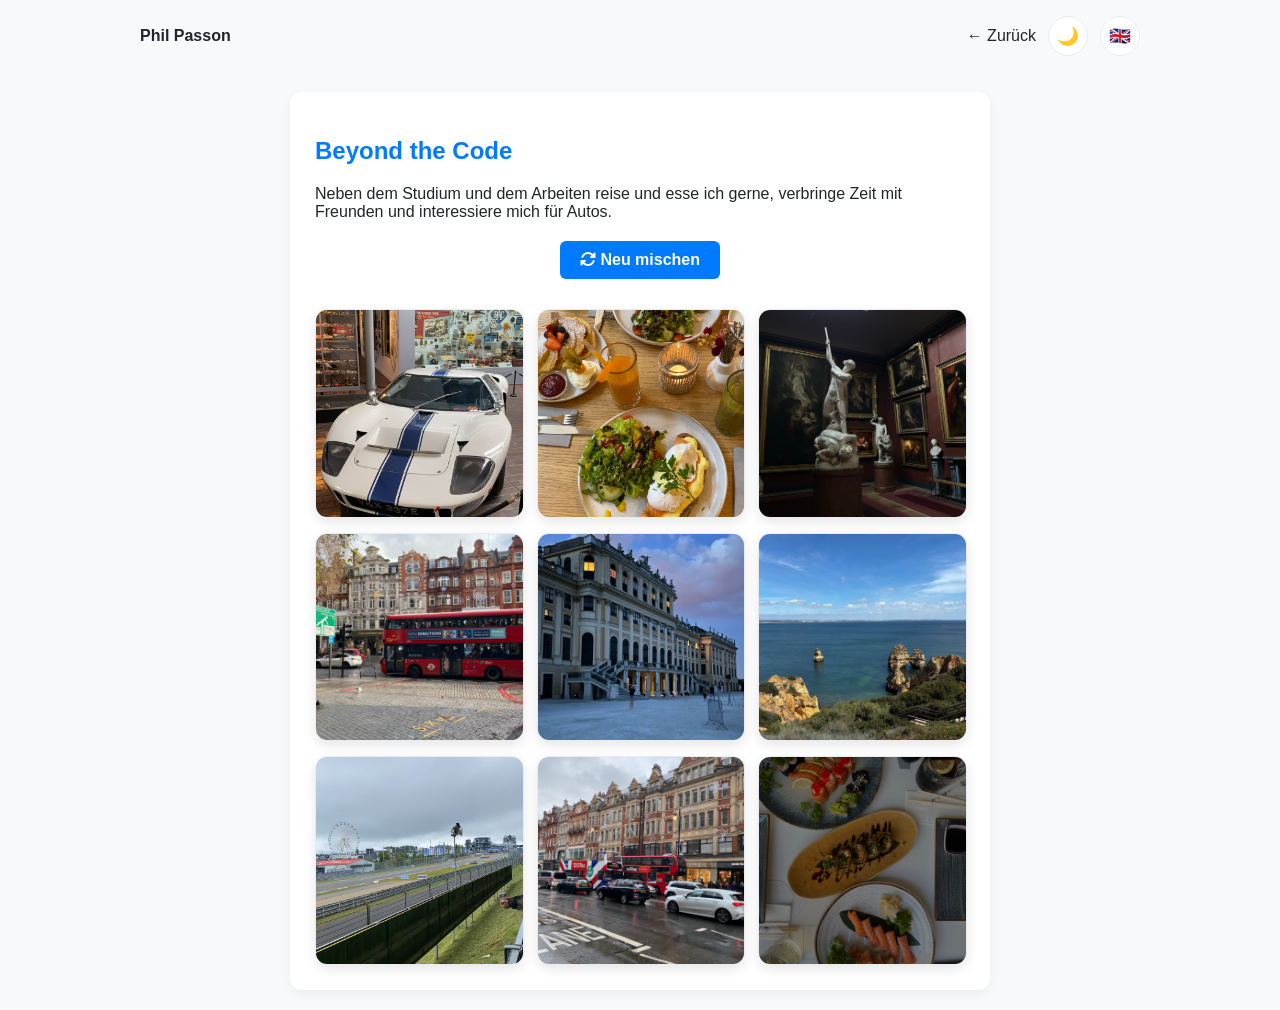
<file: personal.html>
<!DOCTYPE html>
<html lang="de">
<head>
    <meta charset="UTF-8">
    <meta name="viewport" content="width=device-width, initial-scale=1.0">
    <link rel="icon" type="image/png" href="./favicon.png">
    <link rel="apple-touch-icon" href="./favicon.png">
    <link rel="stylesheet" href="https://cdnjs.cloudflare.com/ajax/libs/font-awesome/6.5.1/css/all.min.css">
    <link rel="stylesheet" href="./style.css">
    <title>About Phil | Beyond the Code</title>
    <script>
        (function() {
            const savedTheme = localStorage.getItem('theme') || 'light';
            if (savedTheme === 'dark') {
                document.documentElement.setAttribute('data-theme', 'dark');
            }
        })();
    </script>
</head>
<body>
<header>
    <nav>
        <a href="index.html" class="logo" style="text-decoration: none; color: inherit;">Phil Passon</a>
        <ul class="nav-links">
            <li><a href="index.html" data-en="← Back" data-de="← Zurück">← Zurück</a></li>
            <li><button id="theme-toggle">🌙</button></li>
            <li><button id="lang-toggle">🇬🇧</button></li>
        </ul>
    </nav>
</header>
<main>
    <section>
        <h1 id="page-title" data-en="Beyond the Code" data-de="Beyond the Code">Beyond the Code</h1>
        <p id="personal-desc"
           data-en="Besides studying and working, I enjoy traveling and eating, spending time with friends, and I am interested in cars."
           data-de="Neben dem Studium und dem Arbeiten reise und esse ich gerne, verbringe Zeit mit Freunden und interessiere mich für Autos.">
            Neben dem Studium und dem Arbeiten reise und esse ich gerne, verbringe Zeit mit Freunden und interessiere mich für Autos.
        </p>
        <div style="text-align: center; margin: 20px 0;">
            <button id="reshuffle-btn" class="btn">
                <i class="fas fa-sync-alt"></i> <span data-en="New Selection" data-de="Neu mischen">Neu mischen</span>
            </button>
        </div>
        <div class="image-gallery" id="gallery"></div>
    </section>
</main>
<script src="./script.js"></script>
</body>
</html>
</file>
<file: style.css>
/* --- BASIS & THEMES --- */
:root {
    --bg-color: #f8f9fa;
    --text-color: #212529;
    --card-bg: #ffffff;
    --border-color: #e9ecef;
    --primary: #007bff;
}

[data-theme="dark"] {
    --bg-color: #121212;
    --text-color: #e0e0e0;
    --card-bg: #1e1e1e;
    --border-color: #333333;
}

html[data-theme="dark"] { background-color: #121212; }
html[data-theme="light"] { background-color: #f8f9fa; }

body {
    margin: 0;
    font-family: 'Inter', sans-serif;
    background-color: var(--bg-color);
    color: var(--text-color);
    transition: background-color 0.3s, color 0.3s;
}

/* --- NAVIGATION --- */
nav {
    max-width: 1000px;
    margin: 0 auto;
    display: flex;
    justify-content: space-between;
    padding: 1rem 20px;
    align-items: center;
    flex-wrap: nowrap;
}

.logo {
    font-weight: bold;
    white-space: nowrap;
    margin-right: 10px;
}

.nav-links {
    display: flex;
    list-style: none;
    gap: 12px;
    align-items: center;
    margin: 0;
    padding: 0;
}

.nav-links li a {
    text-decoration: none;
    color: var(--text-color);
    white-space: nowrap;
}

#theme-toggle, #lang-toggle {
    width: 40px;
    height: 40px;
    border-radius: 50%;
    border: 1px solid var(--border-color);
    background: var(--card-bg);
    cursor: pointer;
    color: var(--text-color);
    font-size: 1.1rem;
    flex-shrink: 0;
}

/* --- LAYOUT & SEKTIONEN --- */
.hero {
    background: linear-gradient(135deg, #007bff, #0056b3);
    color: white;
    text-align: center;
    padding: 60px 20px;
    margin: 0 auto;
    max-width: 700px;
}

section {
    max-width: 700px;
    margin: 20px auto;
    padding: 25px;
    background: var(--card-bg);
    border-radius: 12px;
    box-shadow: 0 4px 12px rgba(0,0,0,0.05);
    width: calc(100% - 40px);
    box-sizing: border-box;
}

h1, main section h1 {
    color: var(--primary);
    margin-bottom: 20px;
}

.hero h1 {
    color: white !important;
    margin: 0;
}

h3 {
    margin: 0;
    color: var(--primary);
    display: flex;
    align-items: center;
}

h3 i {
    margin-right: 12px;
    font-size: 0.9em;
    opacity: 0.8;
}

/* --- TECH STACK --- */
.tech-stack {
    display: grid;
    grid-template-columns: repeat(auto-fit, minmax(110px, 1fr));
    gap: 20px;
    justify-content: center;
    margin-top: 30px;
}

.tech-item {
    display: flex;
    flex-direction: column;
    align-items: center;
    justify-content: flex-start;
}

.tech-item img,
.tech-item i {
    width: 40px;
    height: 40px;
    display: flex;
    align-items: center;
    justify-content: center;
    object-fit: contain;
}

.tech-item i { font-size: 40px; }

.tech-item span {
    font-size: 0.8rem;
    font-weight: 500;
    white-space: nowrap;
    margin-top: 8px;
}

/* --- LEBENSLAUF & DETAILS --- */
.exp-item, .edu-item { margin-bottom: 20px; }

.cv-date {
    color: var(--text-color);
}

.exp-item h3 a, .edu-item h3 a {
    text-decoration: none;
    color: inherit;
    transition: color 0.2s ease;
}

.exp-item h3 a:hover, .edu-item h3 a:hover {
    color: var(--primary);
    text-decoration: underline;
}

details { display: block; }

summary {
    display: flex !important;
    justify-content: space-between;
    align-items: center;
}

.summary-header {
    display: flex;
    flex-direction: column;
    gap: 4px;
}

.position-title {
    margin: 0;
    font-size: 0.95rem;
    font-weight: 500;
    color: var(--text-color);
}

.dropdown-text {
    margin: 15px 0 10px 0;
    padding-left: 5px;
    border-left: 2px solid var(--border-color);
}

summary::-webkit-details-marker { display: none; }

summary h3 {
    display: flex !important;
    align-items: center;
    gap: 10px;
}

.toggle-arrow {
    font-size: 0.7em;
    transition: transform 0.3s ease;
    color: var(--primary);
    opacity: 0.6;
}

details[open] .toggle-arrow { transform: rotate(180deg); opacity: 1; }

.dropdown-text {
    margin: 10px 0 15px 32px;
    font-size: 0.95rem;
    line-height: 1.5;
    color: var(--text-color);
    opacity: 0.9;
}

.lang-grid {
    margin-top: 25px;
    border-top: 1px solid var(--border-color);
    padding-top: 15px;
}

/* --- BUTTONS & DROPDOWNS --- */
.btn {
    display: inline-block;
    padding: 10px 20px;
    background: var(--primary);
    color: white !important;
    text-decoration: none;
    border-radius: 6px;
    font-weight: bold;
    border: none;
    font-family: inherit;
    font-size: 16px;
    cursor: pointer;
    transition: 0.2s;
}

.btn:hover {
    opacity: 0.9;
    transform: translateY(-2px);
}

.connect-buttons {
    display: flex;
    gap: 12px;
    flex-wrap: wrap;
    margin-top: 15px;
    justify-content: center;
}

.connect-buttons .btn i,
.connect-buttons .btn svg {
    color: white;
    fill: white;
    margin-right: 8px;
    font-size: 1.1rem;
    vertical-align: middle;
}

.dropdown {
    position: relative;
    display: inline-block;
}

.dropdown-content {
    display: none;
    position: absolute;
    bottom: 125%;
    left: 50%;
    transform: translateX(-50%);
    background-color: var(--card-bg);
    min-width: 200px;
    box-shadow: 0 10px 30px rgba(0,0,0,0.2);
    border-radius: 12px;
    z-index: 9999;
    border: 1px solid var(--border-color);
    overflow: hidden;
    padding: 5px 0;
}

.dropdown-content a, .dropdown-content button {
    color: var(--text-color);
    padding: 12px 16px;
    text-decoration: none;
    display: flex;
    align-items: center;
    width: 100%;
    border: none;
    background: none;
    text-align: left;
    font-family: inherit;
    font-size: 14px;
    cursor: pointer;
}

.dropdown-content a:hover, .dropdown-content button:hover {
    background-color: var(--bg-color);
}

.dropdown-content i, .dropdown-content svg {
    width: 20px;
    margin-right: 10px;
    color: var(--primary);
    text-align: center;
}

.show { display: block !important; }

/* --- GALERIE --- */
.image-gallery {
    display: grid;
    grid-template-columns: repeat(3, 1fr);
    gap: 15px;
    margin-top: 30px;
}

.gallery-img {
    width: 100%;
    aspect-ratio: 1 / 1;
    object-fit: cover;
    border-radius: 12px;
    box-shadow: 0 4px 12px rgba(0,0,0,0.1);
    border: 1px solid var(--border-color);
    transition: transform 0.3s ease;
}

.gallery-img:hover { transform: scale(1.02); }

/* --- MOBILE ANPASSUNGEN --- */
@media (max-width: 768px) {
    .hero {
        margin: 15px auto;
        border-radius: 12px;
        padding: 40px 20px;
        width: calc(100% - 30px);
    }
}

@media (max-width: 600px) {
    .tech-stack {
        grid-template-columns: repeat(3, 1fr);
        gap: 15px;
    }

    .tech-item img,
    .tech-item i {
        width: 35px;
        height: 35px;
    }

    .tech-item span {
        font-size: 0.75rem;
    }

    .connect-buttons .btn span { display: none; }

    .connect-buttons .btn i,
    .connect-buttons .btn svg {
        margin-right: 0;
        font-size: 1.4rem;
    }

    .connect-buttons .btn {
        width: 55px;
        height: 55px;
        padding: 0;
        display: flex;
        justify-content: center;
        align-items: center;
        border-radius: 12px;
    }

    .connect-buttons { gap: 15px; }

    .image-gallery { grid-template-columns: repeat(2, 1fr); gap: 10px; }
}

@media (max-width: 380px) {
    .logo { font-size: 0.9rem; }
    .nav-links { gap: 8px; font-size: 0.85rem; }
    #theme-toggle, #lang-toggle { width: 35px; height: 35px; font-size: 1rem; }
}
</file>
